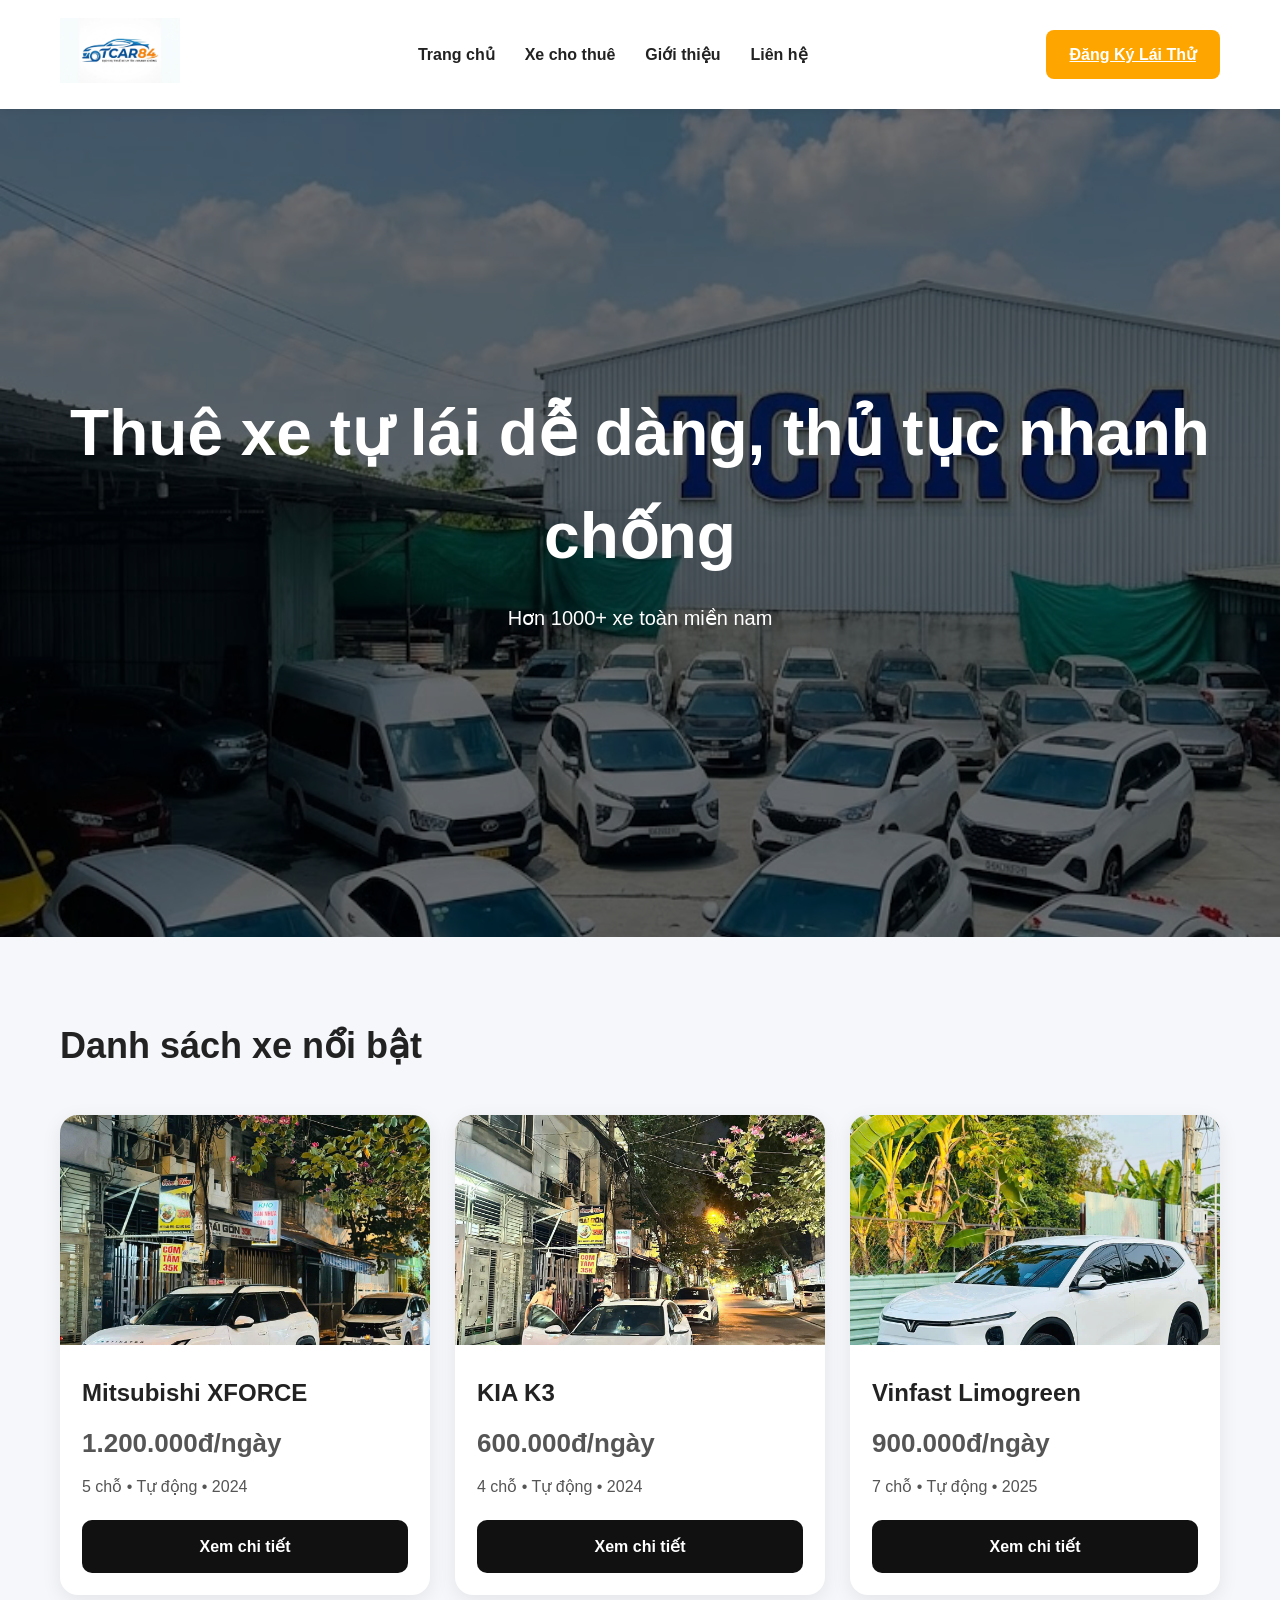
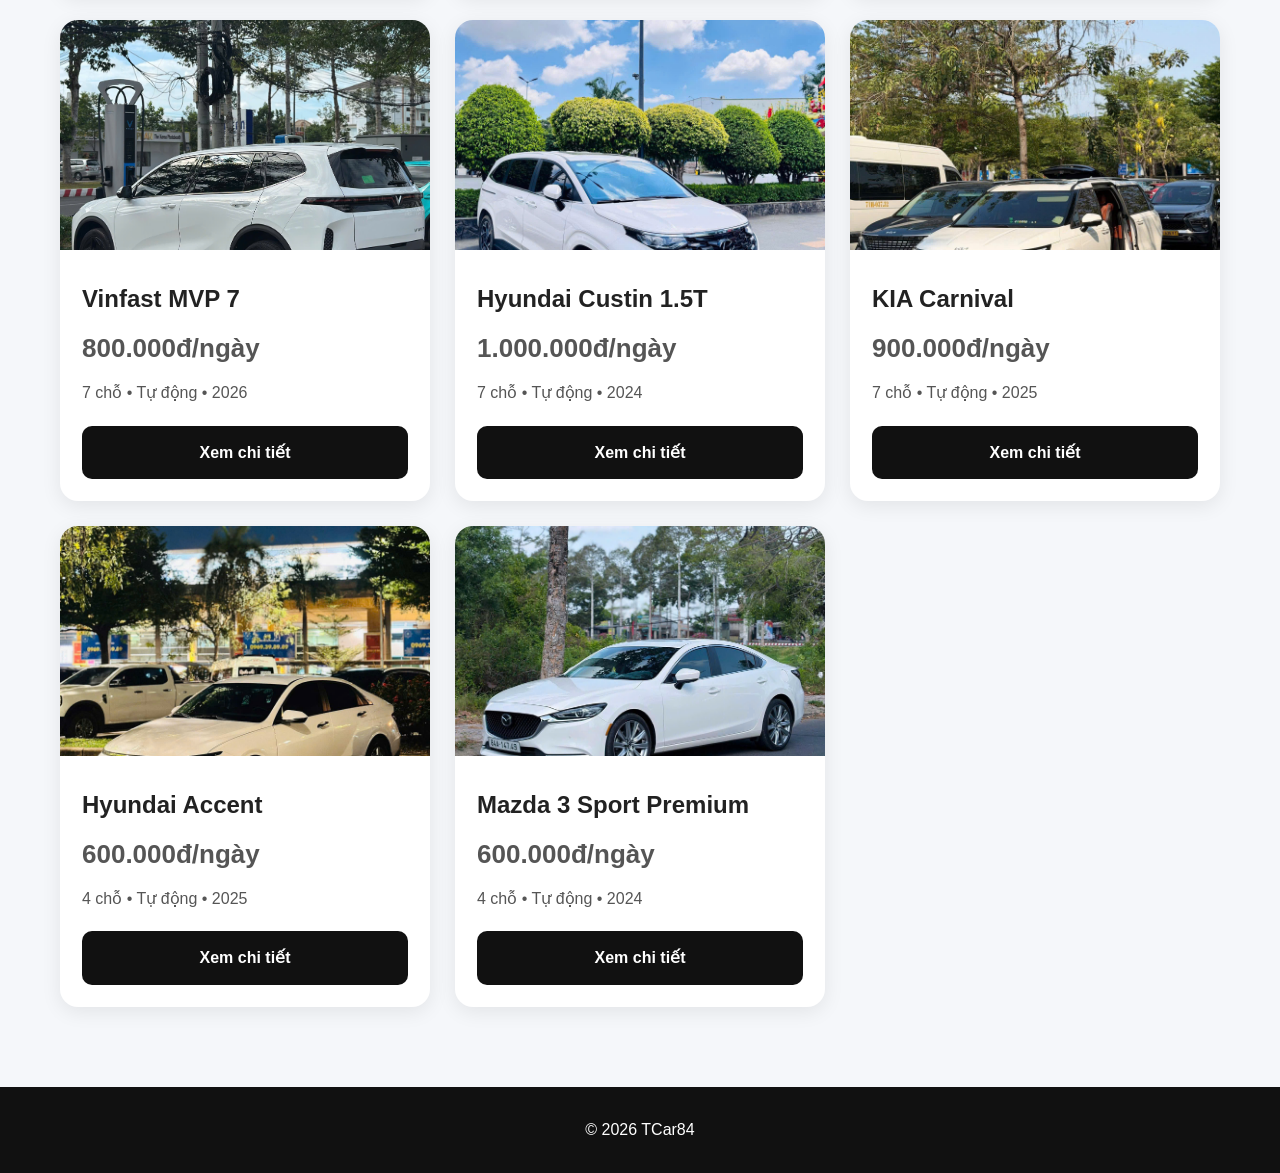
<file: index.html>
<!DOCTYPE html>
<html lang="vi">
<head>
    <meta charset="UTF-8">
    <meta name="viewport" content="width=device-width, initial-scale=1.0">
    <title>Thuê Xe Tự Lái</title>
    <script src="js/script.js"></script>
    <link rel="stylesheet" href="css/style.css">
</head>
<body>

    <!-- HEADER -->
    <header class="header">
        <div class="logo">
            <img src="assets/logo.jpg" alt="">
        </div>

        <nav class="menu">
            <a href="index.html">Trang chủ</a>
            <a href="html/san-pham.html">Xe cho thuê</a>
            <a href="html/gioi-thieu.html">Giới thiệu</a>
            <a href="html/lien-he.html">Liên hệ</a>
        </nav>

       <a href="https://docs.google.com/forms/d/e/1FAIpQLSczAtb6QQgDkDTfYHIkuWsjWZxJyh-6joXfaqeidMQ8gPKyhw/viewform?usp=publish-editor" class="btn">
    Đăng Ký Lái Thử
</a>
    </header>

    <!-- BANNER -->
    <section class="banner">
        <div class="overlay">
            <h1>Thuê xe tự lái dễ dàng, thủ tục nhanh chống</h1>
            <p>Hơn 1000+ xe toàn miền nam</p>
        </div>
    </section>

    <!-- XE NỔI BẬT -->
    <section class="cars">
        <h2>Danh sách xe nổi bật</h2>

        <div class="car-container" id="car-container">

            <!-- CARD -->
            <div class="car-card">
                <img src="assets/image/mitsu/1.jpg" alt="">

                <div class="car-info">
                    <h3>Mitsubishi XFORCE</h3>

                    <p class="price">1.200.000đ/ngày</p>

                    <p>5 chỗ • Tự động • 2024</p>

                    <a href="html/chi-tiet.html?id=8&from=index" class="detail-btn">Xem chi tiết</a>
                </div>
            </div>

            <div class="car-card">
                <img src="assets/image/kiak3/1.jpg" alt="">

                <div class="car-info">
                    <h3>KIA K3</h3>

                    <p class="price">600.000đ/ngày</p>

                    <p>4 chỗ • Tự động • 2024</p>

                    <a href="html/chi-tiet.html?id=7&from=index" class="detail-btn">Xem chi tiết</a>

                </div>
            </div>

            <div class="car-card">
                <img src="assets/image/limogreen/1.jpg" alt="">

                <div class="car-info">
                    <h3>Vinfast Limogreen</h3>

                    <p class="price">900.000đ/ngày</p>

                    <p>7 chỗ • Tự động • 2025</p>

                    <a href="html/chi-tiet.html?id=10&from=index" class="detail-btn">Xem chi tiết</a>
                </div>
            </div>
            
            <div class="car-card">
                <img src="assets/image/mvp7/1.jpg" alt="">

                <div class="car-info">
                    <h3>Vinfast MVP 7</h3>

                    <p class="price">800.000đ/ngày</p>

                    <p>7 chỗ • Tự động • 2026</p>

                    <a href="html/chi-tiet.html?id=5&from=index" class="detail-btn">Xem chi tiết</a>

                </div>
            </div>
            
            <div class="car-card">
                <img src="assets/image/custin/1.jpg" alt="">

                <div class="car-info">
                    <h3>Hyundai Custin 1.5T</h3>

                    <p class="price">1.000.000đ/ngày</p>

                    <p>7 chỗ • Tự động • 2024</p>

                    <a href="html/chi-tiet.html?id=4&from=index" class="detail-btn">Xem chi tiết</a>

                </div>
            </div>
            
            <div class="car-card">
                <img src="assets/image/carnival/1.jpg" alt="">

                <div class="car-info">
                    <h3>KIA Carnival</h3>

                    <p class="price">900.000đ/ngày</p>

                    <p>7 chỗ • Tự động • 2025</p>

                    <a href="html/chi-tiet.html?id=1&from=index" class="detail-btn">Xem chi tiết</a>

                </div>
            </div>

            <div class="car-card">
                <img src="assets/image/accent/1.jpg" alt="">

                <div class="car-info">
                    <h3>Hyundai Accent</h3>

                    <p class="price">600.000đ/ngày</p>

                    <p>4 chỗ • Tự động • 2025</p>

                    <a href="html/chi-tiet.html?id=3&from=index" class="detail-btn">Xem chi tiết</a>

                </div>
            </div>

            <div class="car-card">
                <img src="assets/image/mazda3/1.jpg" alt="">

                <div class="car-info">
                    <h3>Mazda 3 Sport Premium</h3>

                    <p class="price">600.000đ/ngày</p>

                    <p>4 chỗ • Tự động • 2024</p>

                    <a href="html/chi-tiet.html?id=2&from=index" class="detail-btn">Xem chi tiết</a>

                </div>
            </div>

        </div>
    </section>

    <!-- FOOTER -->
    <footer class="footer">
        <p>© 2026 TCar84</p>
    </footer>

    <script src="js/script.js"></script>
</body>
</html>
</file>
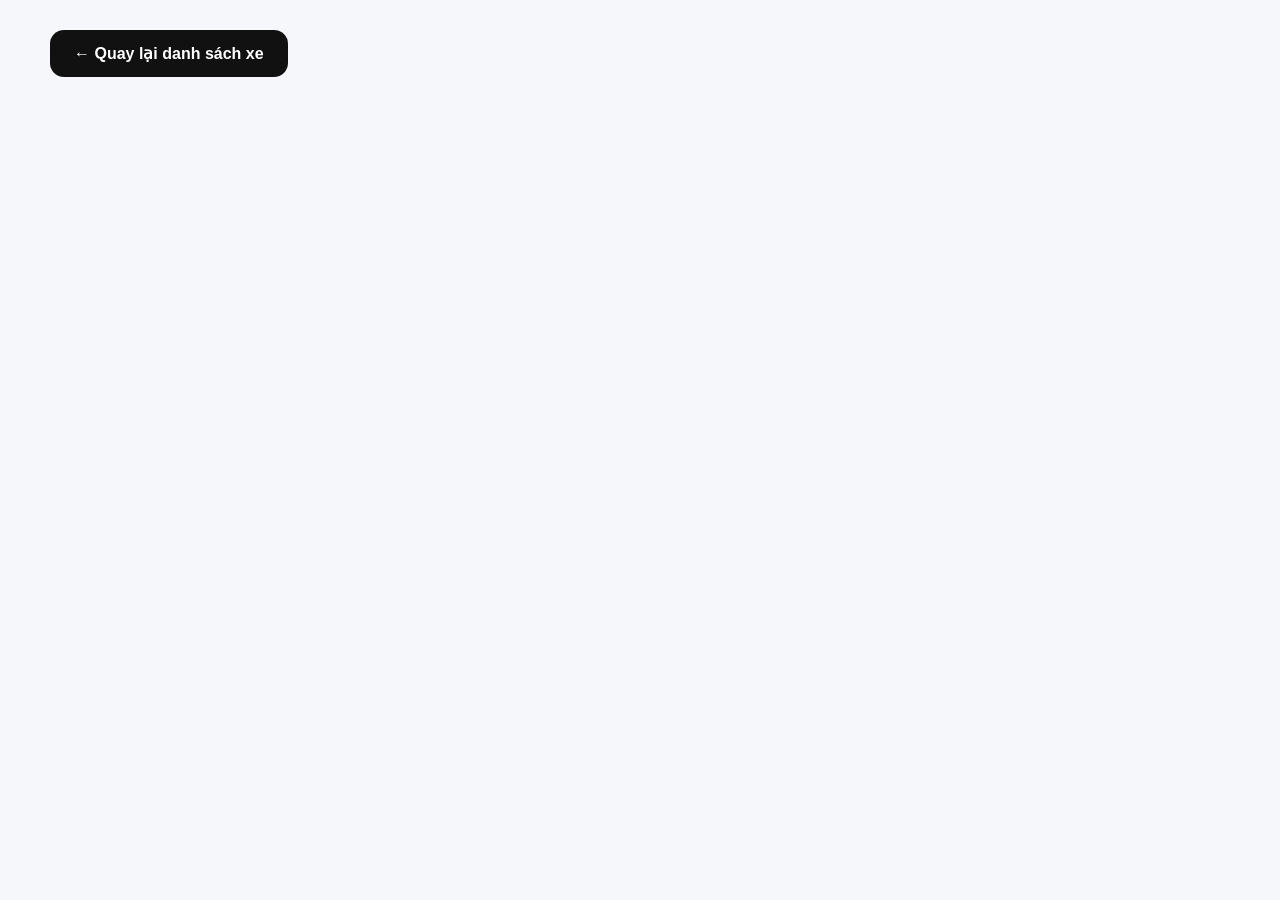
<file: html/chi-tiet.html>
<!DOCTYPE html>
<html lang="vi">
<head>
    <meta charset="UTF-8">
    <meta name="viewport" content="width=device-width, initial-scale=1.0">
    <title>Chi tiết xe</title>

    <link rel="stylesheet" href="../css/chi-tiet.css">

    <!-- ICON -->
    <link rel="stylesheet"
    href="https://cdnjs.cloudflare.com/ajax/libs/font-awesome/6.5.2/css/all.min.css">
</head>
<body>

    <a href="#" id="backBtn" class="back-home">
        ← Quay lại danh sách xe
    </a>

    <section class="detail-page">

        <!-- LEFT -->

        
<div id="detail"></div>
        <!-- RIGHT -->

        

    </section>

    <!-- MOBILE ACTION -->

    <div class="mobile-action">

        <button class="mobile-call">
            📞 Gọi ngay
        </button>

        <button class="mobile-book">
            Đặt xe
        </button>

    </div>

    <script>

        const mainImg =
        document.getElementById("mainImg");

        const thumbs =
        document.querySelectorAll(".thumb-list img");

        thumbs.forEach(img => {

            img.addEventListener("click", () => {

                mainImg.src = img.src;

                document
                .querySelector(".active-thumb")
                ?.classList.remove("active-thumb");

                img.classList.add("active-thumb");

            });

        });

    </script>
<script src="../js/script.js"></script>
<script>

    const params = new URLSearchParams(window.location.search);

    const from = params.get("from");

    const backBtn = document.getElementById("backBtn");

    if(from === "index"){

        backBtn.href = "../index.html";

    }else{

        backBtn.href = "san-pham.html";

    }

</script>
</body>
</html>
</file>
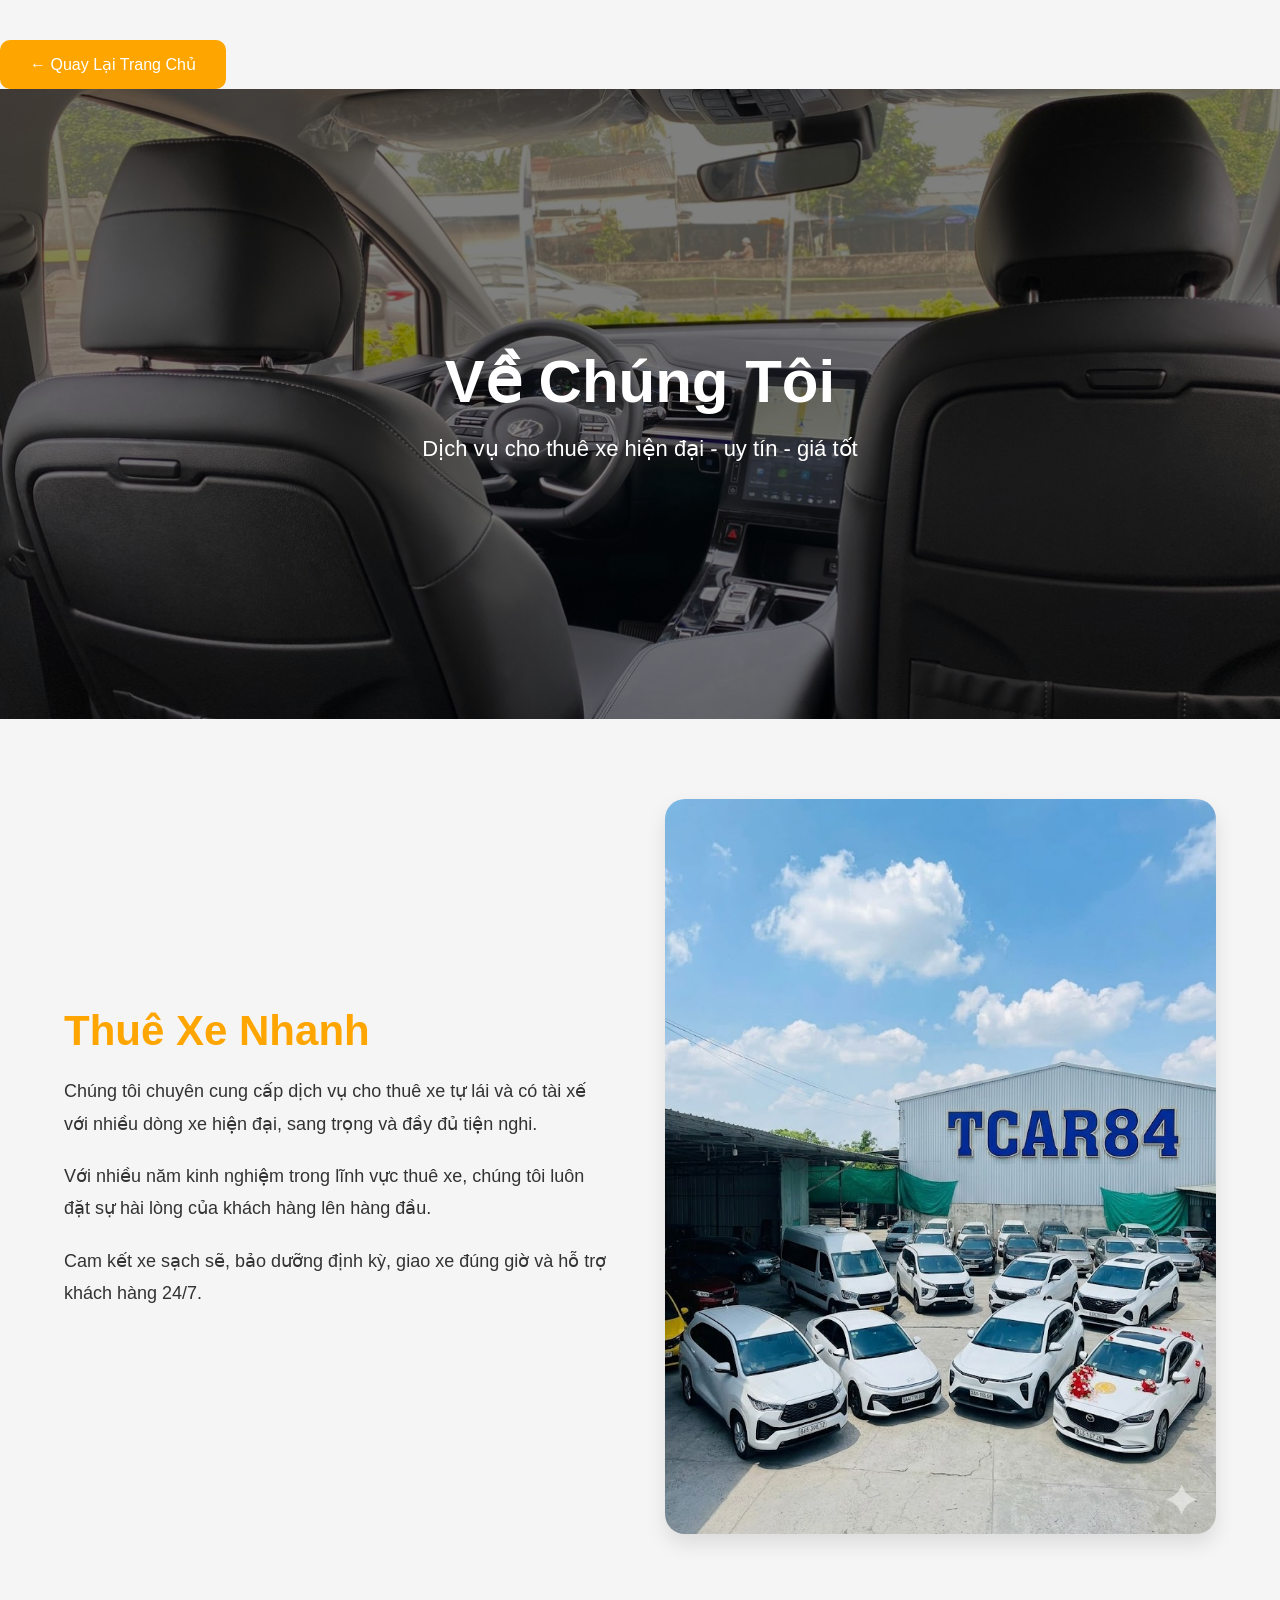
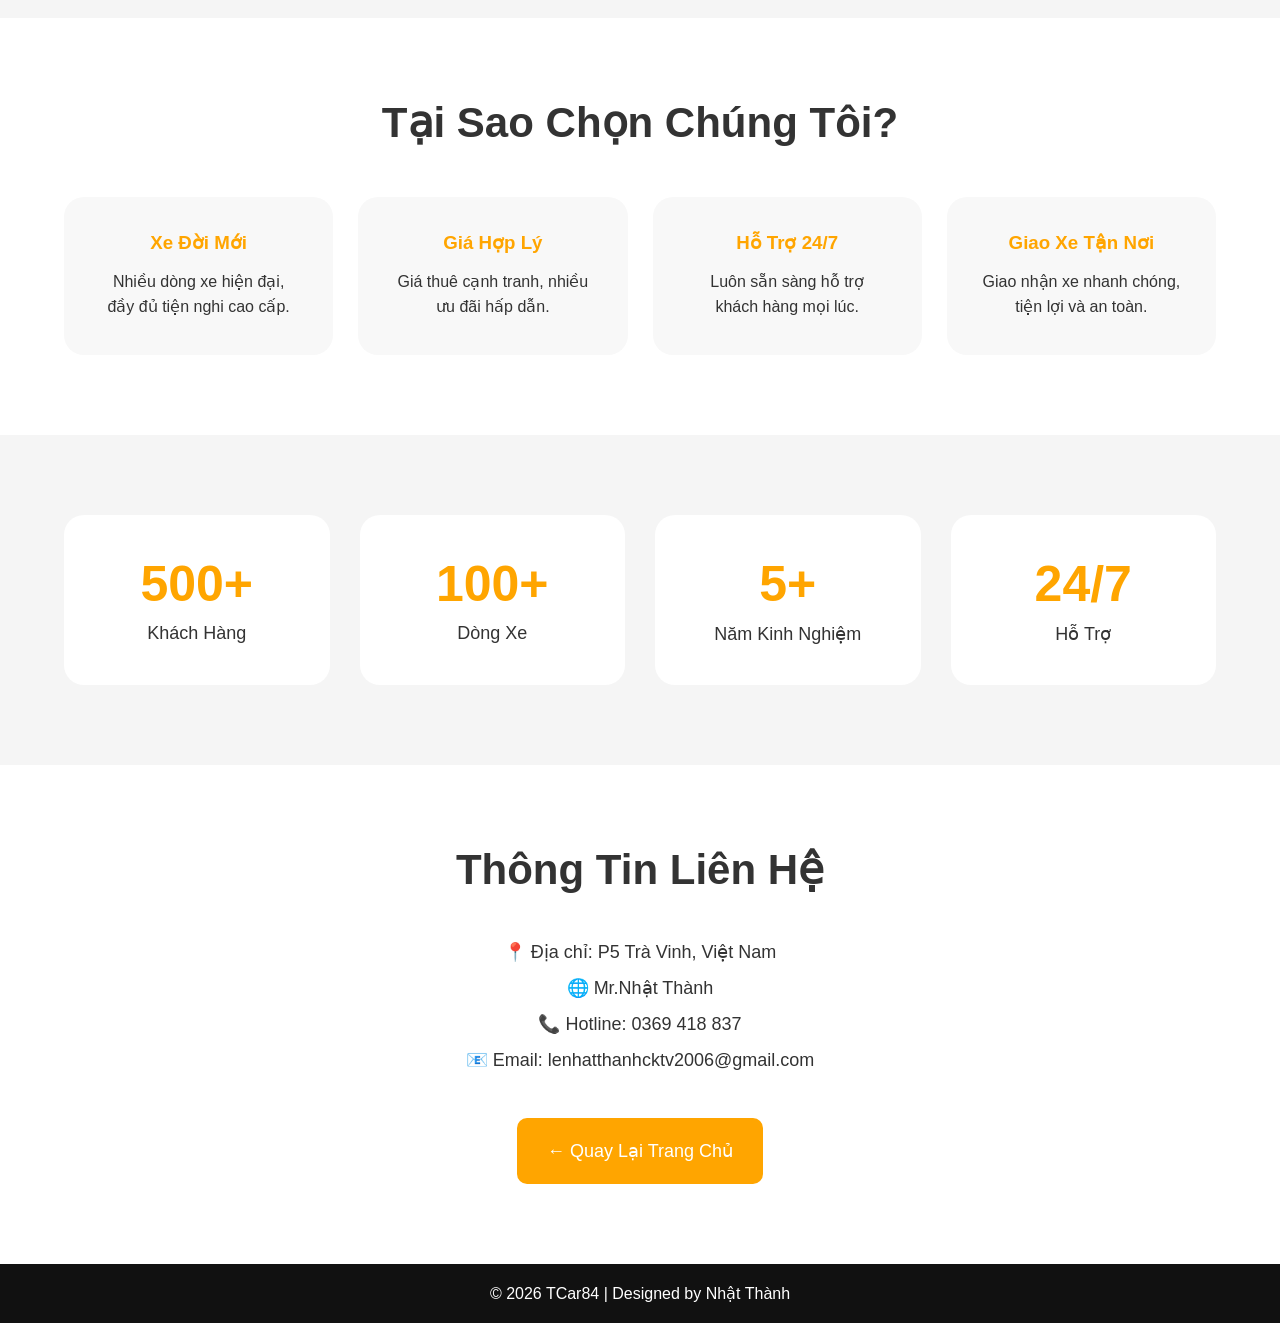
<file: html/gioi-thieu.html>
<!DOCTYPE html>
<html lang="vi">
<head>
    <meta charset="UTF-8">
    <meta name="viewport" content="width=device-width, initial-scale=1.0">

    <title>Giới Thiệu</title>

    <link rel="stylesheet" href="../css/gioi-thieu.css">

</head>
<body>
<a href="../index.html" class="back-home">
                    ← Quay Lại Trang Chủ
                </a>
    <!-- BANNER -->

    <section class="about-banner">

        <div>

            <h1>Về Chúng Tôi</h1>

            <p>
                Dịch vụ cho thuê xe hiện đại - uy tín - giá tốt
            </p>

        </div>

    </section>

    <!-- GIỚI THIỆU -->

    <section class="about-content">

        <div class="container">

            <div class="about-wrapper">

                <div class="about-text">

                    <h2>Thuê Xe Nhanh</h2>

                    <p>
                        Chúng tôi chuyên cung cấp dịch vụ cho thuê xe tự lái
                        và có tài xế với nhiều dòng xe hiện đại, sang trọng
                        và đầy đủ tiện nghi.
                    </p>

                    <p>
                        Với nhiều năm kinh nghiệm trong lĩnh vực thuê xe,
                        chúng tôi luôn đặt sự hài lòng của khách hàng lên hàng đầu.
                    </p>

                    <p>
                        Cam kết xe sạch sẽ, bảo dưỡng định kỳ,
                        giao xe đúng giờ và hỗ trợ khách hàng 24/7.
                    </p>

                </div>

                <div class="about-image">

                    <img src="../assets/image/nen.jpg" alt="">

                </div>

            </div>

        </div>

    </section>

    <!-- FEATURES -->

    <section class="features">

        <div class="container">

            <h2>Tại Sao Chọn Chúng Tôi?</h2>

            <div class="feature-box">

                <div class="feature-card">

                    <h3>Xe Đời Mới</h3>

                    <p>
                        Nhiều dòng xe hiện đại,
                        đầy đủ tiện nghi cao cấp.
                    </p>

                </div>

                <div class="feature-card">

                    <h3>Giá Hợp Lý</h3>

                    <p>
                        Giá thuê cạnh tranh,
                        nhiều ưu đãi hấp dẫn.
                    </p>

                </div>

                <div class="feature-card">

                    <h3>Hỗ Trợ 24/7</h3>

                    <p>
                        Luôn sẵn sàng hỗ trợ
                        khách hàng mọi lúc.
                    </p>

                </div>

                <div class="feature-card">

                    <h3>Giao Xe Tận Nơi</h3>

                    <p>
                        Giao nhận xe nhanh chóng,
                        tiện lợi và an toàn.
                    </p>

                </div>

            </div>

        </div>

    </section>

    <!-- STATS -->

    <section class="stats">

        <div class="container">

            <div class="stats-box">

                <div class="stat-item">

                    <h2>500+</h2>

                    <p>Khách Hàng</p>

                </div>

                <div class="stat-item">

                    <h2>100+</h2>

                    <p>Dòng Xe</p>

                </div>

                <div class="stat-item">

                    <h2>5+</h2>

                    <p>Năm Kinh Nghiệm</p>

                </div>

                <div class="stat-item">

                    <h2>24/7</h2>

                    <p>Hỗ Trợ</p>

                </div>

            </div>

        </div>

    </section>

    <!-- CONTACT -->

    <section class="contact">

        <div class="container">

            <h2>Thông Tin Liên Hệ</h2>

            <div class="contact-box">

                <p>📍 Địa chỉ: P5 Trà Vinh, Việt Nam</p>

                <p>🌐 Mr.Nhật Thành</p>

                <p>📞 Hotline: 0369 418 837</p>

                <p>📧 Email: lenhatthanhcktv2006@gmail.com</p>

                <a href="../index.html" class="back-home">
                    ← Quay Lại Trang Chủ
                </a>

            </div>

        </div>

    </section>

    <!-- FOOTER -->

    <footer>

        <p>
            © 2026 TCar84 | Designed by Nhật Thành
        </p>

    </footer>

</body>
</html>
</file>
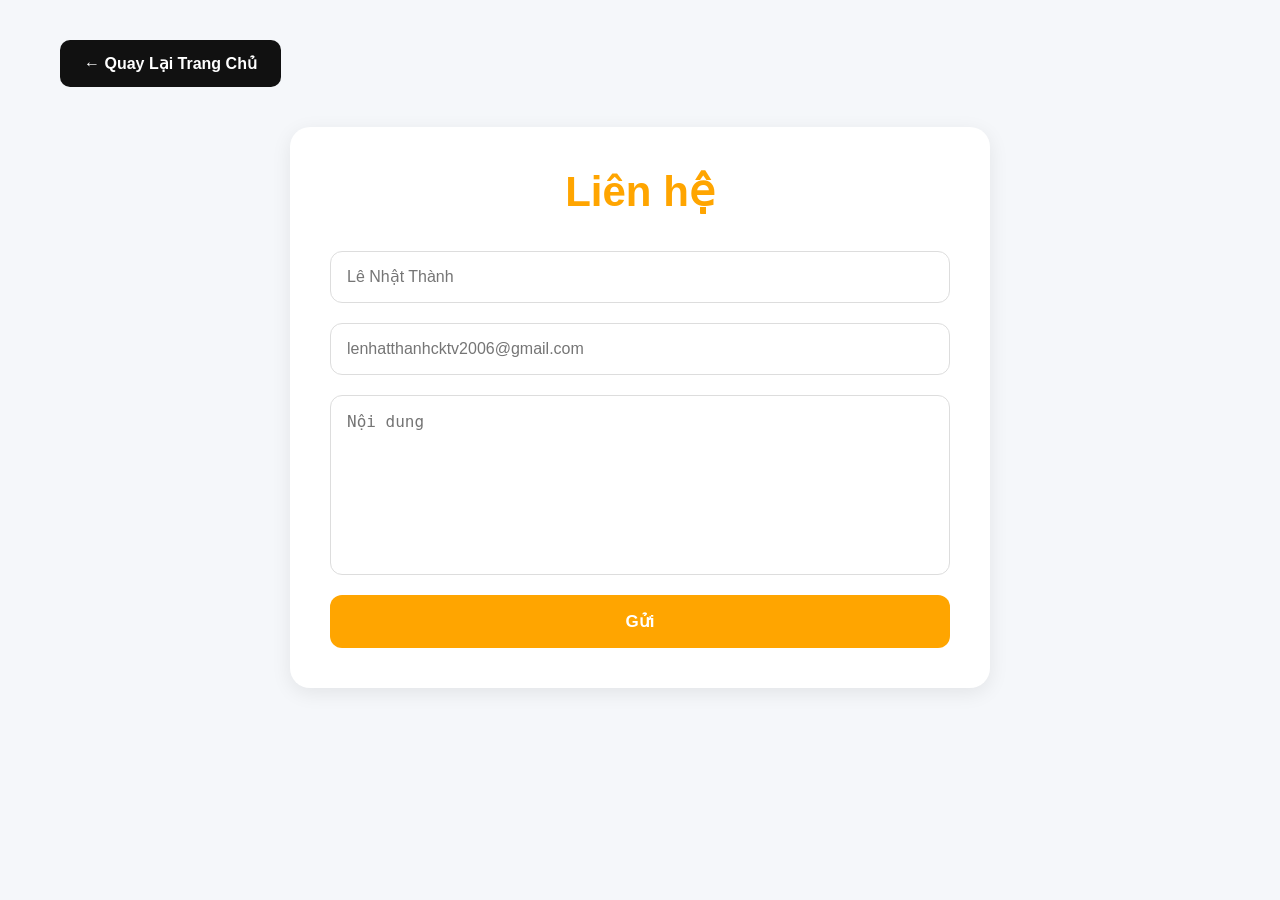
<file: html/lien-he.html>
<!DOCTYPE html>
<html lang="vi">
<head>
    <meta charset="UTF-8">
    <meta name="viewport" content="width=device-width, initial-scale=1.0">
    <title>Liên hệ</title>

    <link rel="stylesheet" href="../css/lien-he.css">
</head>
<body>
<a href="../index.html" class="back-home">
                    ← Quay Lại Trang Chủ
                </a>
    <section class="contact">

        <h1>Liên hệ</h1>

        <form>

            <input type="text" placeholder="Lê Nhật Thành">

            <input type="email" placeholder="lenhatthanhcktv2006@gmail.com">

            <textarea placeholder="Nội dung"></textarea>

            <button>Gửi</button>

        </form>

    </section>

</body>
</html>
</file>
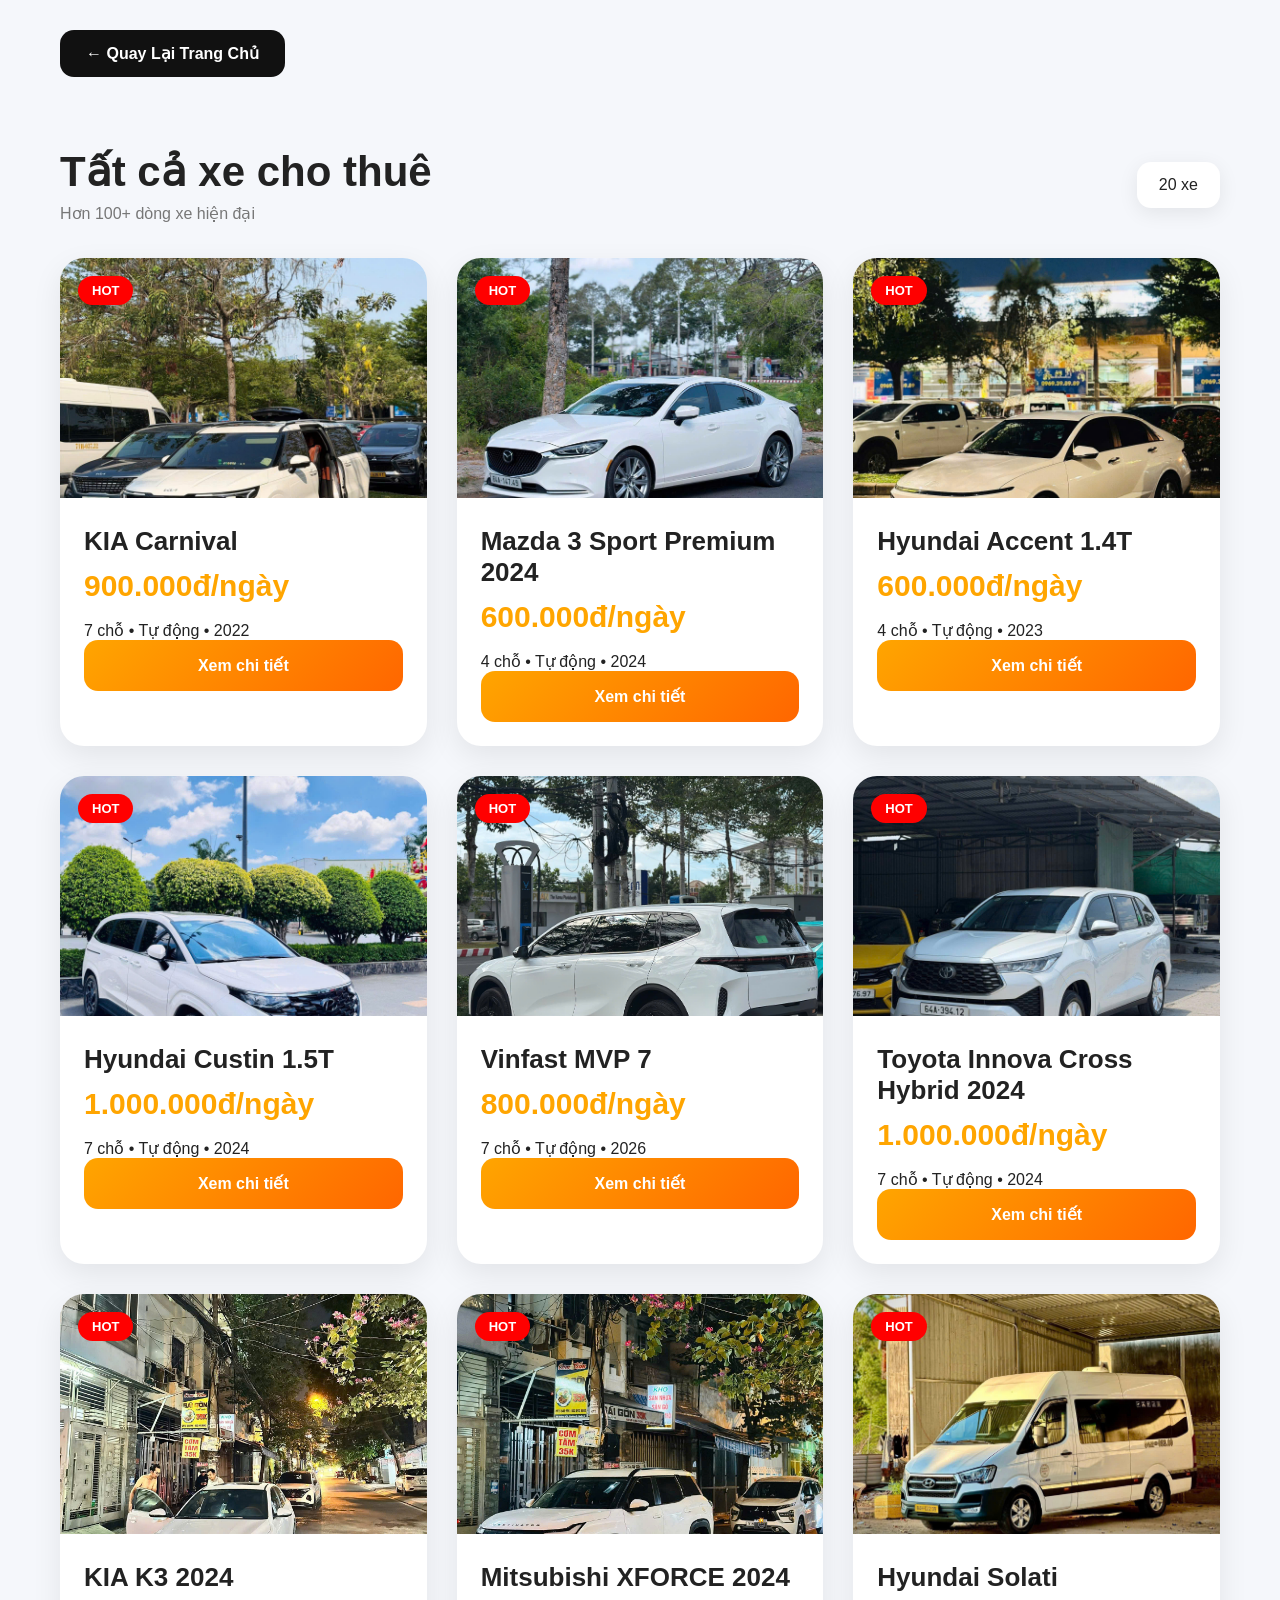
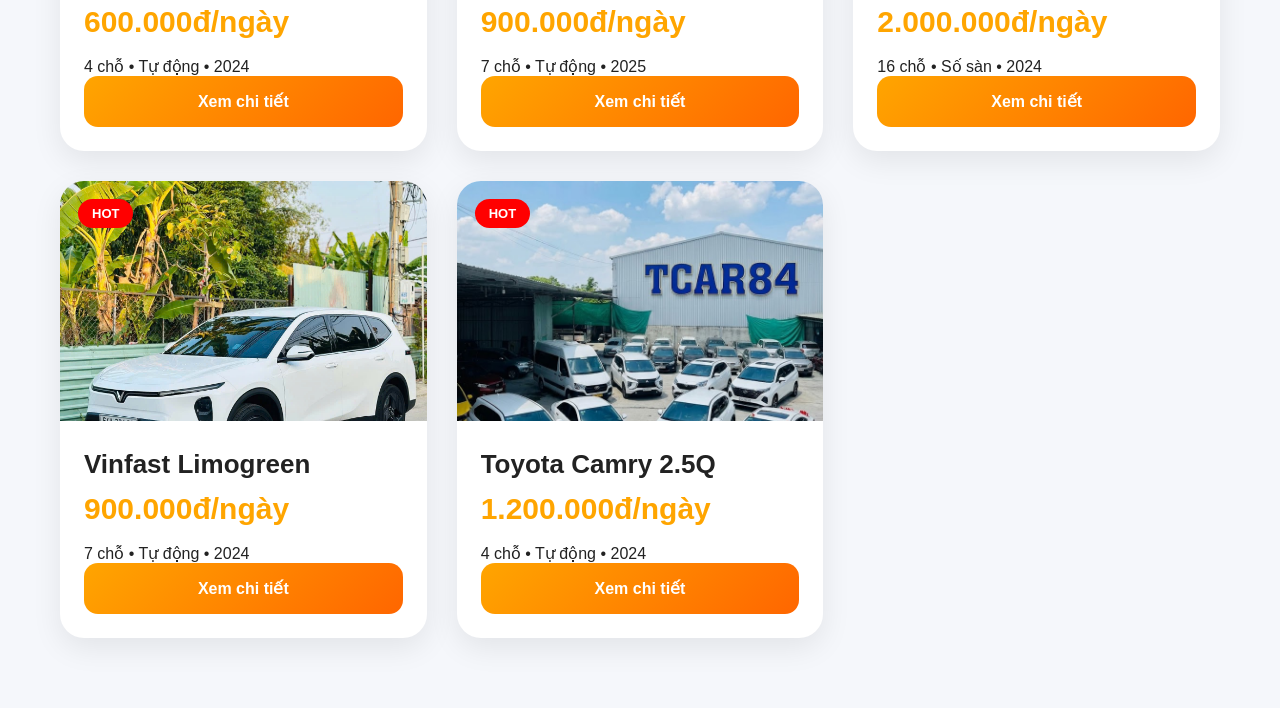
<file: html/san-pham.html>
<!DOCTYPE html>
<html lang="vi">
<head>
    <meta charset="UTF-8">
    <meta name="viewport" content="width=device-width, initial-scale=1.0">
    <title>Danh sách xe</title>

    <link rel="stylesheet" href="../css/san-pham.css">

    <!-- ICON -->
    <link rel="stylesheet"
    href="https://cdnjs.cloudflare.com/ajax/libs/font-awesome/6.5.2/css/all.min.css">
</head>
<body>

    <a href="../index.html" class="back-home">
        ← Quay Lại Trang Chủ
    </a>

    <section class="cars">

        <div class="top-bar">

            <div>
                <h2>Tất cả xe cho thuê</h2>
                <p>Hơn 100+ dòng xe hiện đại</p>
            </div>

            <div class="result-box">
                <span>20 xe</span>
            </div>

        </div>

        <!-- FILTER -->
        <div class="car-container" id="car-container"></div>

        <script src="../js/script.js"></script>

        </div>

    </section>

</body>
</html>
</file>
<file: css/style.css>
/* =========================
   RESET
========================= */

*{
    margin: 0;
    padding: 0;
    box-sizing: border-box;
}

html{
    scroll-behavior: smooth;
}

body{
    font-family: Arial, Helvetica, sans-serif;
    background: #f5f7fa;
    color: #222;
    line-height: 1.6;
}

/* =========================
   CONTAINER
========================= */

.container{
    width: 90%;
    max-width: 1300px;
    margin: auto;
}

/* =========================
   HEADER
========================= */

.header{
    width: 100%;

    display: flex;
    justify-content: space-between;
    align-items: center;

    padding: 18px 60px;

    background: white;

    position: sticky;
    top: 0;
    z-index: 1000;

    box-shadow: 0 2px 10px rgba(0,0,0,0.08);
}

.logo img{
    width: 120px;
}

/* MENU */

.menu{
    display: flex;
    align-items: center;
    gap: 30px;
}

.menu a{
    text-decoration: none;
    color: #222;
    font-weight: 600;
    position: relative;
    transition: 0.3s;
}

.menu a:hover{
    color: orange;
}

.menu a::after{
    content: "";

    width: 0;
    height: 2px;

    background: orange;

    position: absolute;
    left: 0;
    bottom: -5px;

    transition: 0.3s;
}

.menu a:hover::after{
    width: 100%;
}

/* BUTTON */

.btn{
    padding: 12px 24px;

    border: none;
    border-radius: 8px;

    background: orange;
    color: white;

    font-weight: bold;

    cursor: pointer;

    transition: 0.3s;
}

.btn:hover{
    background: #ff8800;
    transform: translateY(-2px);
}

/* =========================
   BANNER
========================= */

.banner{
    height: 92vh;

    background-image: url('../assets/image/nen.jpg');
    background-size: cover;
    background-position: center;

    position: relative;
}

.overlay{
    width: 100%;
    height: 100%;

    background: rgba(0,0,0,0.55);

    display: flex;
    flex-direction: column;
    justify-content: center;
    align-items: center;

    text-align: center;
    color: white;

    padding: 20px;
}

.overlay h1{
    font-size: 64px;
    margin-bottom: 15px;
}

.overlay p{
    font-size: 20px;
    margin-bottom: 30px;
}

/* SEARCH */

.search-box{
    display: flex;
    align-items: center;

    background: rgba(255,255,255,0.2);

    backdrop-filter: blur(10px);

    padding: 10px;

    border-radius: 12px;
}

.search-box input{
    width: 320px;

    padding: 14px;

    border: none;
    outline: none;

    border-radius: 8px;

    font-size: 16px;
}

.search-box button{
    margin-left: 10px;

    padding: 14px 22px;

    border: none;
    border-radius: 8px;

    background: orange;
    color: white;

    font-weight: bold;

    cursor: pointer;

    transition: 0.3s;
}

.search-box button:hover{
    background: #ff8800;
}

/* =========================
   XE
========================= */

.cars{
    padding: 80px 60px;
}

.cars h2{
    font-size: 36px;
    margin-bottom: 40px;
}

/* GRID */

.car-container{
    display: grid;

    grid-template-columns: repeat(auto-fit, minmax(320px,1fr));

    gap: 25px;
}

/* CARD */

.car-card{
    background: white;

    border-radius: 18px;

    overflow: hidden;

    position: relative;

    transition: 0.35s;

    box-shadow: 0 5px 20px rgba(0,0,0,0.08);
}

.car-card:hover{
    transform: translateY(-10px);

    box-shadow: 0 15px 30px rgba(0,0,0,0.12);
}

/* IMAGE */

.car-card img{
    width: 100%;
    height: 230px;

    object-fit: cover;

    transition: 0.4s;
}

.car-card:hover img{
    transform: scale(1.05);
}

/* INFO */

.car-info{
    padding: 22px;
}

.car-info h3{
    font-size: 24px;
    margin-bottom: 10px;
}

/* PRICE */

.price{
    color: orange;

    font-size: 26px;
    font-weight: bold;

    margin-bottom: 10px;
}

/* DETAIL */

.car-info p{
    color: #555;
}

/* BTN DETAIL */

.detail-btn{
    display: block;

    text-align: center;

    margin-top: 20px;

    padding: 14px;

    border-radius: 10px;

    background: #111;
    color: white;

    text-decoration: none;
    font-weight: bold;

    transition: 0.3s;
}

.detail-btn:hover{
    background: orange;
}

/* =========================
   BADGE
========================= */

.badge{
    position: absolute;
    top: 15px;
    left: 15px;

    background: red;
    color: white;

    padding: 6px 12px;

    border-radius: 30px;

    font-size: 13px;
    font-weight: bold;
}

/* =========================
   DETAIL PAGE
========================= */

.detail{
    display: flex;
    gap: 50px;

    padding: 80px 60px;

    align-items: center;
}

/* IMAGE */

.detail-image{
    flex: 1;
}

.detail-image img{
    width: 100%;

    border-radius: 20px;

    box-shadow: 0 10px 30px rgba(0,0,0,0.15);
}

/* INFO */

.detail-info{
    flex: 1;
}

.detail-info h1{
    font-size: 50px;
    margin-bottom: 20px;
}

.detail-info p{
    margin-bottom: 15px;
    color: #555;
}

/* LIST */

.detail-info ul{
    margin: 25px 0;
    list-style: none;
}

.detail-info li{
    margin-bottom: 12px;

    background: #fff;

    padding: 14px;

    border-radius: 10px;

    box-shadow: 0 2px 10px rgba(0,0,0,0.05);
}

/* BUTTON */

.detail-info button{
    padding: 15px 28px;

    border: none;
    border-radius: 10px;

    background: orange;
    color: white;

    font-size: 16px;
    font-weight: bold;

    cursor: pointer;

    transition: 0.3s;
}

.detail-info button:hover{
    background: #ff8800;
    transform: translateY(-2px);
}

/* =========================
   ABOUT
========================= */

.about{
    padding: 100px 60px;
    text-align: center;
}

.about h1{
    font-size: 50px;
    margin-bottom: 20px;
}

/* =========================
   CONTACT
========================= */

.contact{
    padding: 80px 60px;
}

.contact h1{
    margin-bottom: 30px;
    font-size: 42px;
}

.contact form{
    max-width: 600px;
}

.contact input,
.contact textarea{
    width: 100%;

    padding: 15px;

    margin-bottom: 20px;

    border: 1px solid #ddd;
    border-radius: 10px;

    outline: none;
}

.contact textarea{
    height: 180px;
    resize: none;
}

.contact button{
    padding: 14px 25px;

    border: none;
    border-radius: 10px;

    background: orange;
    color: white;

    font-weight: bold;

    cursor: pointer;
}

/* =========================
   FOOTER
========================= */

.footer{
    background: #111;
    color: white;

    text-align: center;

    padding: 30px;
}

/* =========================
   SCROLLBAR
========================= */

::-webkit-scrollbar{
    width: 10px;
}

::-webkit-scrollbar-thumb{
    background: orange;
    border-radius: 20px;
}

/* =========================
   RESPONSIVE
========================= */

@media(max-width: 992px){

    .detail{
        flex-direction: column;
    }

    .overlay h1{
        font-size: 48px;
    }

}

@media(max-width: 768px){

    .header{
        flex-direction: column;
        padding: 20px;
    }

    .menu{
        margin: 20px 0;
        flex-wrap: wrap;
        justify-content: center;
    }

    .overlay h1{
        font-size: 36px;
    }

    .overlay p{
        font-size: 16px;
    }

    .search-box{
        flex-direction: column;
        width: 100%;
    }

    .search-box input{
        width: 100%;
    }

    .search-box button{
        width: 100%;
        margin: 10px 0 0;
    }

    .cars{
        padding: 60px 20px;
    }

    .detail{
        padding: 50px 20px;
    }

    .detail-info h1{
        font-size: 36px;
    }

}

@media(max-width: 480px){

    .overlay h1{
        font-size: 28px;
    }

    .cars h2{
        font-size: 28px;
    }

    .car-info h3{
        font-size: 20px;
    }

    .price{
        font-size: 22px;
    }

}

/* =========================
   PRODUCT TOP
========================= */

.product-top{
    margin-bottom: 35px;
}

.product-top input{
    width: 350px;

    padding: 14px 18px;

    border: 1px solid #ddd;
    border-radius: 12px;

    outline: none;

    font-size: 16px;

    transition: 0.3s;
}

.product-top input:focus{
    border-color: orange;

    box-shadow: 0 0 10px rgba(255,165,0,0.3);
}
</file>
<file: css/chi-tiet.css>
/* RESET */

*{
    margin: 0;
    padding: 0;
    box-sizing: border-box;
}

body{
    font-family: Arial, Helvetica, sans-serif;
    background: #f5f7fb;
    color: #222;
}

/* BACK */

.back-home{

    display: inline-block;

    margin: 30px 0 0 50px;

    padding: 14px 24px;

    background: #111;

    color: white;

    text-decoration: none;

    border-radius: 14px;

    font-weight: bold;

    transition: 0.3s;
}

.back-home:hover{

    background: orange;

    transform: translateY(-2px);
}

/* LAYOUT */

.detail-page{

    width: 96%;

    max-width: 1700px;

    margin: 40px auto 80px;

    display: grid;

    grid-template-columns: 1.6fr 0.9fr;

    gap: 40px;

    align-items: start;
}
@keyframes fadeUp{

    from{

        opacity: 0;

        transform: translateY(30px);
    }

    to{

        opacity: 1;

        transform: translateY(0);
    }
}

/* LEFT */

.detail-left{

    display: flex;

    flex-direction: column;

    gap: 25px;
}

/* MAIN IMAGE */

.main-image{

    background: white;

    padding: 15px;

    border-radius: 24px;

    position: relative;

    overflow: hidden;

    box-shadow:
    0 10px 30px rgba(0,0,0,0.08);
}

.main-image img{

    width: 100%;

    height: 720px;

    object-fit: cover;

    border-radius: 22px;

    transition: 0.4s;
}
.main-image:hover img{

    transform: scale(1.02);
}

/* THUMB */

.thumb-list{

    display: flex;

    gap: 15px;

    overflow-x: auto;

    padding-bottom: 5px;
}

.thumb-list img{

    width: 140px;

    height: 95px;

    object-fit: cover;

    border-radius: 14px;

    cursor: pointer;

    border: 3px solid transparent;

    transition: 0.3s;
}

.thumb-list img:hover{

    transform: scale(1.05);

    border-color: orange;
}

.active-thumb{

    border-color: orange !important;
}

/* BOX */

.spec-box,
.desc-box,
.feature-section{

    background: white;

    padding: 30px;

    border-radius: 24px;

    box-shadow:
    0 10px 30px rgba(0,0,0,0.06);
}

.spec-box h2,
.desc-box h2,
.feature-section h2{

    font-size: 30px;

    margin-bottom: 25px;
}

/* SPEC GRID */

.spec-grid{

    display: grid;

    grid-template-columns:
    repeat(auto-fit,minmax(220px,1fr));

    gap: 20px;
}

.spec-item{

    background: #f7f7f7;

    padding: 22px;

    border-radius: 18px;
}

.spec-item span{

    display: block;

    margin-bottom: 10px;

    color: #777;
}

.spec-item strong{

    font-size: 18px;
}

/* FEATURE */

.feature-box{

    display: flex;

    flex-wrap: wrap;

    gap: 15px;
}

.feature-item{

    background: #f7f7f7;

    padding: 15px 18px;

    border-radius: 14px;

    transition: 0.3s;
}

.feature-item:hover{

    background: orange;

    color: white;

    transform: translateY(-2px);
}

/* DESC */

.desc-box p{

    line-height: 1.9;

    color: #555;

    margin-bottom: 18px;

    font-size: 17px;
}

/* RIGHT */

.info-card{

    position: sticky;

    top: 100px;

    background: white;

    padding: 35px;

    border-radius: 24px;

    box-shadow:
    0 10px 30px rgba(0,0,0,0.08);
}

/* BADGE */

.top-badge{

    display: flex;

    gap: 10px;

    flex-wrap: wrap;

    margin-bottom: 20px;
}

.top-badge span{

    background: #fff3e6;

    color: orange;

    padding: 8px 14px;

    border-radius: 30px;

    font-size: 13px;

    font-weight: bold;
}

/* TITLE */

.info-card h1{

    font-size: 38px;

    margin-bottom: 25px;
}

/* PRICE */

.price-box{

    background:
    linear-gradient(
    135deg,
    #fff5e6,
    #fff
    );

    padding: 25px;

    border-radius: 20px;

    margin-bottom: 30px;
}

.price{

    color: orange;

    font-size: 42px;

    font-weight: bold;

    margin-bottom: 10px;
}

.price-box p{

    color: #777;
}

/* META */

.meta-list{

    display: flex;

    flex-direction: column;

    gap: 16px;

    margin-bottom: 30px;
}

.meta-item{

    display: flex;

    align-items: center;

    gap: 16px;

    padding-bottom: 16px;

    border-bottom: 1px solid #eee;
}

.meta-item i{

    width: 46px;

    height: 46px;

    border-radius: 50%;

    background: #fff5e6;

    color: orange;

    display: flex;

    justify-content: center;

    align-items: center;
}

.meta-item p{

    color: #777;

    margin-bottom: 4px;
}

/* OWNER */

.owner-box{

    display: flex;

    justify-content: space-between;

    background: #f7f7f7;

    padding: 20px;

    border-radius: 18px;

    margin-bottom: 30px;
}

.owner-box p{

    color: #777;

    margin-bottom: 6px;
}

/* BUTTON */

.call-btn,
.message-btn{

    width: 100%;

    padding: 16px;

    border: none;

    border-radius: 14px;

    font-size: 16px;

    font-weight: bold;

    cursor: pointer;

    transition: 0.3s;
}

.call-btn{

    background:
    linear-gradient(
    135deg,
    orange,
    #ff6600
    );

    color: white;

    margin-bottom: 15px;
}

.call-btn:hover{

    transform: translateY(-2px);
}

.message-btn{

    background: white;

    border: 2px solid orange;

    color: orange;
}

.message-btn:hover{

    background: orange;

    color: white;
}

/* MOBILE ACTION */

.mobile-action{

    position: fixed;

    bottom: 0;

    left: 0;

    width: 100%;

    background: white;

    padding: 15px;

    display: none;

    gap: 10px;

    z-index: 1000;

    box-shadow:
    0 -5px 20px rgba(0,0,0,0.08);
}

.mobile-action button{

    flex: 1;

    padding: 15px;

    border: none;

    border-radius: 12px;

    font-weight: bold;
}

.mobile-call{

    background: #111;

    color: white;
}

.mobile-book{

    background: orange;

    color: white;
}

/* SCROLLBAR */

::-webkit-scrollbar{

    height: 8px;
}

::-webkit-scrollbar-thumb{

    background: orange;

    border-radius: 20px;
}

/* RESPONSIVE */

@media(max-width:992px){

    .detail-page{

        grid-template-columns: 1fr;
    }

    .info-card{

        position: static;
    }
}

@media(max-width:768px){

    .detail-page{

        width: 95%;
    }

    .main-image img{

        height: 320px;
    }

    .thumb-list img{

        width: 100px;

        height: 75px;
    }

    .info-card h1{

        font-size: 28px;
    }

    .price{

        font-size: 32px;
    }

    .back-home{

        margin-left: 20px;
    }

    .mobile-action{

        display: flex;
    }

    body{

        padding-bottom: 100px;
    }
}
.call-btn,
.message-btn{

    display: flex;

    justify-content: center;

    align-items: center;

    gap: 10px;

    text-decoration: none;
}
</file>
<file: css/gioi-thieu.css>
/* giới thiệu*/
*{
    margin: 0;
    padding: 0;
    box-sizing: border-box;
    font-family: Arial, Helvetica, sans-serif;
}

body{
    background: #f5f5f5;
    color: #333;
}

.container{
    width: 90%;
    max-width: 1200px;
    margin: auto;
}

/* =======================
    BANNER
======================= */

.about-banner{
    height: 70vh;

    background:
    linear-gradient(rgba(0,0,0,0.5),
    rgba(0,0,0,0.5)),
    url('../assets/image/custin/2.jpg');

    background-size: cover;
    background-position: center;

    display: flex;
    justify-content: center;
    align-items: center;

    text-align: center;
    color: white;
}

.about-banner h1{
    font-size: 60px;
    margin-bottom: 20px;
}

.about-banner p{
    font-size: 22px;
}

/* =======================
    GIỚI THIỆU
======================= */

.about-content{
    padding: 80px 0;
}

.about-wrapper{
    display: grid;
    grid-template-columns: 1fr 1fr;
    gap: 50px;
    align-items: center;
}

.about-text h2{
    font-size: 42px;
    margin-bottom: 20px;
    color: orange;
}

.about-text p{
    font-size: 18px;
    line-height: 1.8;
    margin-bottom: 20px;
}

.about-image img{
    width: 100%;
    border-radius: 20px;
    box-shadow: 0 10px 20px rgba(0,0,0,0.1);
}

/* =======================
    FEATURES
======================= */

.features{
    padding: 80px 0;
    background: white;
}

.features h2{
    text-align: center;
    font-size: 42px;
    margin-bottom: 50px;
}

.feature-box{
    display: grid;
    grid-template-columns: repeat(auto-fit,minmax(250px,1fr));
    gap: 25px;
}

.feature-card{
    background: #f8f8f8;
    padding: 35px;
    border-radius: 20px;
    text-align: center;
    transition: 0.3s;
}

.feature-card:hover{
    transform: translateY(-10px);
    box-shadow: 0 10px 20px rgba(0,0,0,0.1);
}

.feature-card h3{
    margin-bottom: 15px;
    color: orange;
}

.feature-card p{
    line-height: 1.6;
}

/* =======================
    STATS
======================= */

.stats{
    padding: 80px 0;
}

.stats-box{
    display: grid;
    grid-template-columns: repeat(auto-fit,minmax(200px,1fr));
    gap: 30px;
    text-align: center;
}

.stat-item{
    background: white;
    padding: 40px;
    border-radius: 20px;
}

.stat-item h2{
    font-size: 50px;
    color: orange;
    margin-bottom: 10px;
}

.stat-item p{
    font-size: 18px;
}

/* =======================
    CONTACT
======================= */

.contact{
    padding: 80px 0;
    background: white;
}

.contact h2{
    text-align: center;
    font-size: 42px;
    margin-bottom: 40px;
}

.contact-box{
    text-align: center;
    line-height: 2;
    font-size: 18px;
}

/* =======================
    BUTTON
======================= */

.back-home{
    display: inline-block;
    margin-top: 40px;
    padding: 15px 30px;
    background: orange;
    color: white;
    text-decoration: none;
    border-radius: 10px;
    transition: 0.3s;
}

.back-home:hover{
    background: #ff8800;
}

/* =======================
    FOOTER
======================= */

footer{
    background: #111;
    color: white;
    text-align: center;
    padding: 20px;
}

/* =======================
    RESPONSIVE
======================= */

@media(max-width: 768px){

    .about-wrapper{
        grid-template-columns: 1fr;
    }

    .about-banner h1{
        font-size: 40px;
    }

    .about-banner p{
        font-size: 18px;
    }

}
</file>
<file: css/lien-he.css>
/* =========================
   RESET
========================= */

*{
    margin: 0;
    padding: 0;
    box-sizing: border-box;
}

body{
    font-family: Arial, Helvetica, sans-serif;
    background: #f5f7fa;
    color: #222;
}

/* =========================
   BACK BUTTON
========================= */

.back-home{

    display: inline-block;

    margin: 40px 0 0 60px;

    padding: 14px 24px;

    background: #111;

    color: white;

    text-decoration: none;

    border-radius: 10px;

    font-weight: bold;

    transition: 0.3s;
}

.back-home:hover{

    background: orange;

    transform: translateY(-2px);
}

/* =========================
   CONTACT SECTION
========================= */

.contact{

    width: 90%;
    max-width: 700px;

    margin: 40px auto 80px;

    background: white;

    padding: 40px;

    border-radius: 20px;

    box-shadow: 0 5px 20px rgba(0,0,0,0.08);
}

/* TITLE */

.contact h1{

    text-align: center;

    font-size: 42px;

    color: orange;

    margin-bottom: 35px;
}

/* FORM */

.contact form{

    display: flex;

    flex-direction: column;
}

/* INPUT + TEXTAREA */

.contact input,
.contact textarea{

    width: 100%;

    padding: 16px;

    margin-bottom: 20px;

    border: 1px solid #ddd;

    border-radius: 12px;

    outline: none;

    font-size: 16px;

    transition: 0.3s;
}

/* FOCUS */

.contact input:focus,
.contact textarea:focus{

    border-color: orange;

    box-shadow: 0 0 10px rgba(255,165,0,0.25);
}

/* TEXTAREA */

.contact textarea{

    height: 180px;

    resize: none;
}

/* BUTTON */

.contact button{

    padding: 16px;

    border: none;

    border-radius: 12px;

    background: orange;

    color: white;

    font-size: 17px;

    font-weight: bold;

    cursor: pointer;

    transition: 0.3s;
}

.contact button:hover{

    background: #ff8800;

    transform: translateY(-2px);
}

/* =========================
   RESPONSIVE
========================= */

@media(max-width:768px){

    .contact{

        width: 95%;

        padding: 25px;
    }

    .contact h1{

        font-size: 32px;
    }

    .back-home{

        margin-left: 20px;
    }

}
</file>
<file: css/san-pham.css>
/* =========================
   RESET
========================= */

*{
    margin: 0;
    padding: 0;
    box-sizing: border-box;
}

body{
    font-family: Arial, Helvetica, sans-serif;
    background: #f5f7fb;
    color: #222;
}

/* =========================
   BACK BUTTON
========================= */

.back-home{

    display: inline-block;

    margin: 30px 0 0 60px;

    padding: 14px 26px;

    background: #111;

    color: white;

    text-decoration: none;

    border-radius: 14px;

    font-weight: bold;

    transition: 0.3s;
}

.back-home:hover{

    background: orange;

    transform: translateY(-2px);
}

/* =========================
   CARS
========================= */

.cars{
    padding: 70px 60px;
}

.top-bar{

    display: flex;
    justify-content: space-between;
    align-items: center;

    margin-bottom: 35px;
}

.top-bar h2{
    font-size: 42px;
    margin-bottom: 8px;
}

.top-bar p{
    color: #777;
}

.result-box{

    background: white;

    padding: 14px 22px;

    border-radius: 14px;

    box-shadow: 0 5px 20px rgba(0,0,0,0.08);
}

/* =========================
   FILTER
========================= */

.product-top{

    display: flex;
    gap: 15px;
    flex-wrap: wrap;

    margin-bottom: 40px;

    background: rgba(255,255,255,0.8);

    backdrop-filter: blur(10px);

    padding: 20px;

    border-radius: 20px;

    box-shadow: 0 5px 20px rgba(0,0,0,0.06);
}

.product-top input,
.product-top select{

    padding: 15px 18px;

    border: 1px solid #ddd;

    border-radius: 14px;

    outline: none;

    font-size: 15px;

    background: white;

    transition: 0.3s;
}

.product-top input{
    flex: 1;
    min-width: 260px;
}

.product-top input:focus,
.product-top select:focus{

    border-color: orange;

    box-shadow: 0 0 10px rgba(255,165,0,0.25);
}

/* =========================
   GRID
========================= */

.car-container{

    display: grid;

    grid-template-columns:
    repeat(auto-fit, minmax(340px,1fr));

    gap: 30px;
}

/* =========================
   CARD
========================= */

.car-card{

    background: white;

    border-radius: 24px;

    overflow: hidden;

    position: relative;

    transition: 0.4s;

    box-shadow:
    0 10px 30px rgba(0,0,0,0.08);
}

.car-card:hover{

    transform: translateY(-12px);

    box-shadow:
    0 20px 40px rgba(0,0,0,0.12);
}

/* IMAGE */

.car-card img{

    width: 100%;

    height: 240px;

    object-fit: cover;

    transition: 0.5s;
}

.car-card:hover img{

    transform: scale(1.08);
}

/* BADGE */

.badge{

    position: absolute;

    top: 18px;
    left: 18px;

    background: red;

    color: white;

    padding: 7px 14px;

    border-radius: 30px;

    font-size: 13px;

    font-weight: bold;

    z-index: 10;
}

.badge.new{
    background: #00b894;
}

/* FAVORITE */

.favorite-btn{

    position: absolute;

    top: 18px;
    right: 18px;

    width: 42px;
    height: 42px;

    background: white;

    border-radius: 50%;

    display: flex;
    justify-content: center;
    align-items: center;

    cursor: pointer;

    z-index: 10;

    transition: 0.3s;
}

.favorite-btn:hover{

    background: orange;

    color: white;
}

/* INFO */

.car-info{
    padding: 24px;
}

.car-meta{

    display: flex;
    justify-content: space-between;

    margin-bottom: 12px;

    color: #777;

    font-size: 14px;
}

.car-info h3{

    font-size: 26px;

    margin-bottom: 12px;
}

/* PRICE */

.price{

    color: orange;

    font-size: 30px;

    font-weight: bold;

    margin-bottom: 18px;
}

/* SPECS */

.car-specs{

    display: flex;

    gap: 15px;

    flex-wrap: wrap;

    margin-bottom: 20px;

    color: #555;
}

.car-specs span{

    background: #f5f5f5;

    padding: 10px 14px;

    border-radius: 10px;

    font-size: 14px;
}

/* STATUS */

.status{

    display: inline-block;

    padding: 8px 14px;

    border-radius: 30px;

    font-size: 14px;

    font-weight: bold;

    margin-bottom: 20px;
}

.available{

    background: #e8fff1;

    color: #00a65a;
}

.warning{

    background: #fff5e6;

    color: #ff8800;
}

/* BUTTON */

.detail-btn{

    display: block;

    text-align: center;

    padding: 16px;

    border-radius: 14px;

    background:
    linear-gradient(135deg,
    orange,
    #ff6600);

    color: white;

    text-decoration: none;

    font-weight: bold;

    transition: 0.3s;
}

.detail-btn:hover{

    transform: translateY(-2px);

    opacity: 0.92;
}
/* =========================
   RESPONSIVE
========================= */

@media(max-width:768px){

    .cars{
        padding: 50px 20px;
    }

    .top-bar{
        flex-direction: column;
        align-items: flex-start;
        gap: 15px;
    }

    .top-bar h2{
        font-size: 32px;
    }

    .car-container{
        grid-template-columns: 1fr;
    }

    .product-top{
        flex-direction: column;
    }

    .product-top input,
    .product-top select{
        width: 100%;
    }

    .back-home{
        margin-left: 20px;
    }

}
</file>
